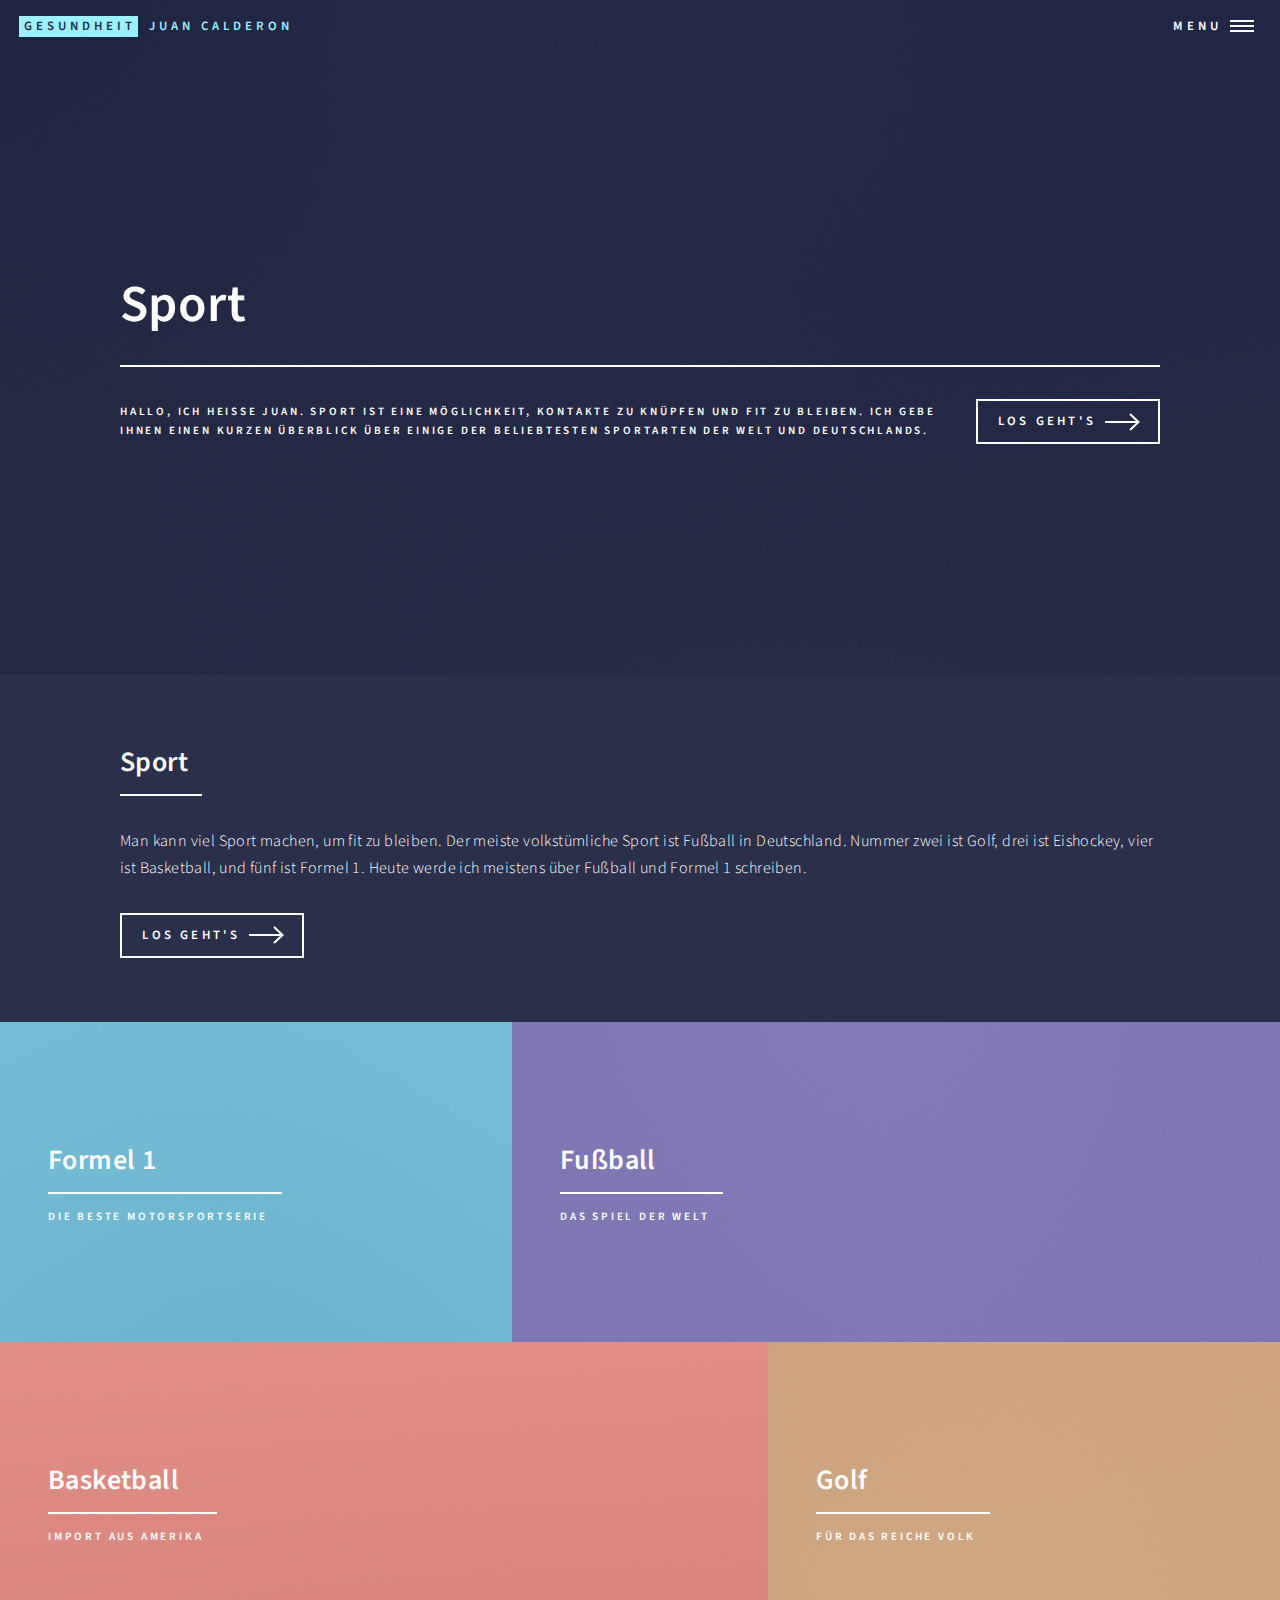
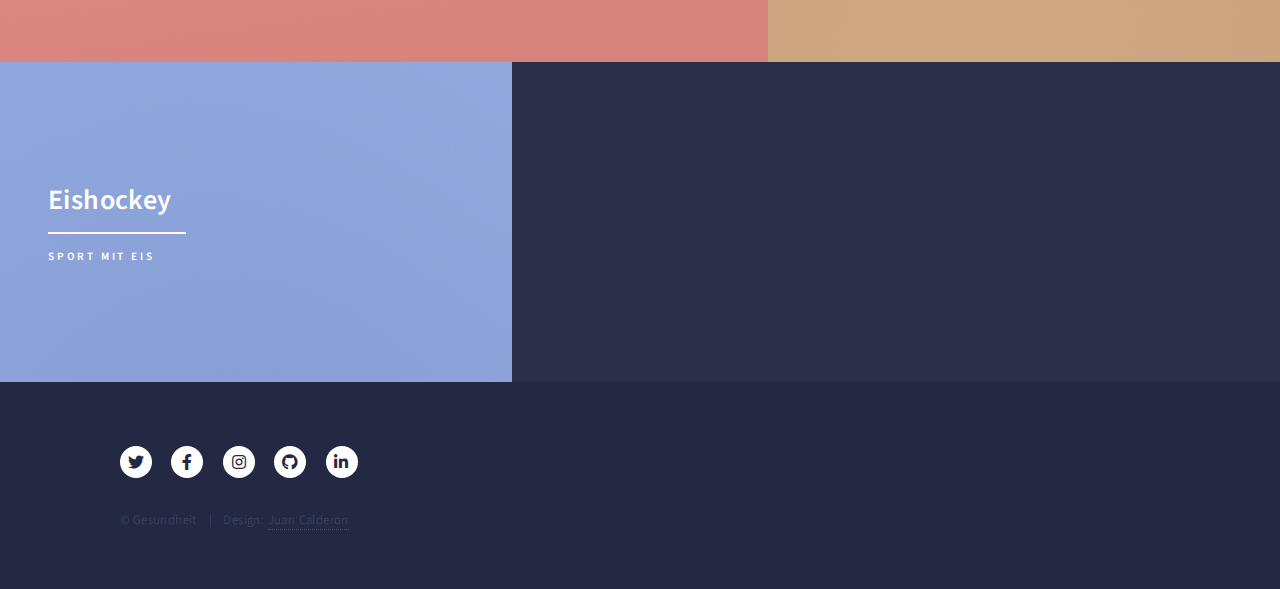
<file: Deutsch/index.html>
<!DOCTYPE HTML>
<!--
	Forty by HTML5 UP
	html5up.net | @ajlkn
	Free for personal and commercial use under the CCA 3.0 license (html5up.net/license)
-->
<html>
	<head>
		<title>Gesundheit - Juan</title>
		<meta charset="utf-8" />
		<meta name="viewport" content="width=device-width, initial-scale=1, user-scalable=no" />
		<link rel="stylesheet" href="assets/css/main.css" />
		<noscript><link rel="stylesheet" href="assets/css/noscript.css" /></noscript>
	</head>
	<body class="is-preload">

		<!-- Wrapper -->
			<div id="wrapper">

				<!-- Header -->
					<header id="header" class="alt">
						<a href="index.html" class="logo"><strong>Gesundheit</strong> <span>Juan Calderon</span></a>
						<nav>
							<a href="#menu">Menu</a>
						</nav>
					</header>

				<!-- Menu -->
					<nav id="menu">
						<ul class="links">
							<li><a href="index.html">Home</a></li>
							<li><a href="Formel1.html">Formel 1</a></li>
							<li><a href="Fußball.html">Fußball</a></li>
							<li><a href="Basketball.html">Basketball</a></li>
							<li><a href="golf.html">Golf</a></li>
							<li><a href="Eishockey.html">Eishockey</a></li>
							<li><a href="SportInDeutschland.html">Sport in Deutsch</a></li>
						</ul>
						
					</nav>

				<!-- Banner -->
					<section id="banner" class="major">
						<div class="inner">
							<header class="major">
								<h1>Sport</h1>
							</header>
							<div class="content">
								<p>Hallo, ich heiße Juan. Sport ist eine Möglichkeit, Kontakte zu knüpfen und fit zu bleiben. Ich gebe Ihnen einen kurzen Überblick über einige der beliebtesten Sportarten der Welt und Deutschlands. <br></p>
								<br>
								<ul class="actions">
									<li><a href="#one" class="button next scrolly">Los Geht's</a></li>
								</ul>
							</div>
						</div>
					</section>

				<!-- Main -->
					<div id="main">

						<section id="two">
							<div class="inner">
								<header class="major">
									<h2>Sport</h2>
								</header>
								<p>Man kann viel Sport machen, um fit zu bleiben. Der meiste volkstümliche Sport ist Fußball in Deutschland. Nummer zwei ist Golf, drei ist Eishockey, vier ist Basketball, und fünf ist Formel 1. Heute werde ich meistens über Fußball und Formel 1 schreiben. 
								</p>
								<ul class="actions">
									<li><a href="#one" class="button next scrolly">Los Geht's</a></li>
								</ul>
							</div>
						</section>

						<!-- One -->
							<section id="one" class="tiles">
								<article>
									<span class="image">
										<img src="images/pic01.jpg" alt="" />
									</span>
									<header class="major">
										<h3><a href="Formel1.html" class="link">Formel 1</a></h3>
										<p>Die beste Motorsportserie</p>
									</header>
								</article>
								<article>
									<span class="image">
										<img src="images/pic02.jpg" alt="" />
									</span>
									<header class="major">
										<h3><a href="Fußball.html" class="link">Fußball</a></h3>
										<p>Das Spiel der Welt</p>
									</header>
								</article>
								<article>
									<span class="image">
										<img src="images/pic03.jpg" alt="" />
									</span>
									<header class="major">
										<h3><a href="Basketball.html" class="link">Basketball</a></h3>
										<p>Import aus Amerika</p>
									</header>
								</article>
								<article>
									<span class="image">
										<img src="images/pic06.jpg" alt="" />
									</span>
									<header class="major">
										<h3><a href="golf.html" class="link">Golf</a></h3>
										<p>für das reiche Volk</p>
									</header>
								</article>
								<article>
									<span class="image">
										<img src="images/pic01.jpg" alt="" />
									</span>
									<header class="major">
										<h3><a href="Eishockey.html" class="link">Eishockey</a></h3>
										<p>sport mit Eis</p>
									</header>
								</article>
							</section>

						<!-- Two -->

					</div>

				<!-- Contact
					<section id="contact">
						<div class="inner">
							<section>
								<form method="post" action="#">
									<div class="fields">
										<div class="field half">
											<label for="name">Name</label>
											<input type="text" name="name" id="name" />
										</div>
										<div class="field half">
											<label for="email">Email</label>
											<input type="text" name="email" id="email" />
										</div>
										<div class="field">
											<label for="message">Message</label>
											<textarea name="message" id="message" rows="6"></textarea>
										</div>
									</div>
									<ul class="actions">
										<li><input type="submit" value="Send Message" class="primary" /></li>
										<li><input type="reset" value="Clear" /></li>
									</ul>
								</form>
							</section>
							<section class="split">
								<section>
									<div class="contact-method">
										<span class="icon solid alt fa-envelope"></span>
										<h3>Email</h3>
										<a href="#">information@untitled.tld</a>
									</div>
								</section>
								<section>
									<div class="contact-method">
										<span class="icon solid alt fa-phone"></span>
										<h3>Phone</h3>
										<span>(000) 000-0000 x12387</span>
									</div>
								</section>
								<section>
									<div class="contact-method">
										<span class="icon solid alt fa-home"></span>
										<h3>Address</h3>
										<span>1234 Somewhere Road #5432<br />
										Nashville, TN 00000<br />
										United States of America</span>
									</div>
								</section>
							</section>
						</div>
					</section>-->

				<!-- Footer -->
					<footer id="footer">
						<div class="inner">
							<ul class="icons">
								<li><a href="#" class="icon brands alt fa-twitter"><span class="label">Twitter</span></a></li>
								<li><a href="#" class="icon brands alt fa-facebook-f"><span class="label">Facebook</span></a></li>
								<li><a href="#" class="icon brands alt fa-instagram"><span class="label">Instagram</span></a></li>
								<li><a href="#" class="icon brands alt fa-github"><span class="label">GitHub</span></a></li>
								<li><a href="#" class="icon brands alt fa-linkedin-in"><span class="label">LinkedIn</span></a></li>
							</ul>
							<ul class="copyright">
								<li>&copy; Gesundheit</li><li>Design: <a href="https://html5up.net">Juan Calderon</a></li>
							</ul>
						</div>
					</footer>

			</div>

		<!-- Scripts -->
			<script src="assets/js/jquery.min.js"></script>
			<script src="assets/js/jquery.scrolly.min.js"></script>
			<script src="assets/js/jquery.scrollex.min.js"></script>
			<script src="assets/js/browser.min.js"></script>
			<script src="assets/js/breakpoints.min.js"></script>
			<script src="assets/js/util.js"></script>
			<script src="assets/js/main.js"></script>

	</body>
</html>
</file>
<file: Deutsch/assets/css/noscript.css>
/*
	Forty by HTML5 UP
	html5up.net | @ajlkn
	Free for personal and commercial use under the CCA 3.0 license (html5up.net/license)
*/

/* Banner */

	body.is-preload #banner:after {
		opacity: 0.85;
	}

	body.is-preload #banner > .inner {
		-moz-filter: none;
		-webkit-filter: none;
		-ms-filter: none;
		filter: none;
		-moz-transform: none;
		-webkit-transform: none;
		-ms-transform: none;
		transform: none;
		opacity: 1;
	}
</file>
<file: Deutsch/assets/css/main.css>
@import url(fontawesome-all.min.css);
@import url("https://fonts.googleapis.com/css?family=Source+Sans+Pro:300,300italic,600,600italic");

/*
	Forty by HTML5 UP
	html5up.net | @ajlkn
	Free for personal and commercial use under the CCA 3.0 license (html5up.net/license)
*/

html, body, div, span, applet, object,
iframe, h1, h2, h3, h4, h5, h6, p, blockquote,
pre, a, abbr, acronym, address, big, cite,
code, del, dfn, em, img, ins, kbd, q, s, samp,
small, strike, strong, sub, sup, tt, var, b,
u, i, center, dl, dt, dd, ol, ul, li, fieldset,
form, label, legend, table, caption, tbody,
tfoot, thead, tr, th, td, article, aside,
canvas, details, embed, figure, figcaption,
footer, header, hgroup, menu, nav, output, ruby,
section, summary, time, mark, audio, video {
	margin: 0;
	padding: 0;
	border: 0;
	font-size: 100%;
	font: inherit;
	vertical-align: baseline;}

article, aside, details, figcaption, figure,
footer, header, hgroup, menu, nav, section {
	display: block;}

body {
	line-height: 1;
}

ol, ul {
	list-style: none;
}

blockquote, q {
	quotes: none;
}

	blockquote:before, blockquote:after, q:before, q:after {
		content: '';
		content: none;
	}

table {
	border-collapse: collapse;
	border-spacing: 0;
}

body {
	-webkit-text-size-adjust: none;
}

mark {
	background-color: transparent;
	color: inherit;
}

input::-moz-focus-inner {
	border: 0;
	padding: 0;
}

input, select, textarea {
	-moz-appearance: none;
	-webkit-appearance: none;
	-ms-appearance: none;
	appearance: none;
}

/* Basic */

	@-ms-viewport {
		width: device-width;
	}

	body {
		-ms-overflow-style: scrollbar;
	}

	@media screen and (max-width: 480px) {

		html, body {
			min-width: 320px;
		}

	}

	html {
		box-sizing: border-box;
	}

	*, *:before, *:after {
		box-sizing: inherit;
	}

	body {
		background: #242943;
	}

		body.is-preload *, body.is-preload *:before, body.is-preload *:after {
			-moz-animation: none !important;
			-webkit-animation: none !important;
			-ms-animation: none !important;
			animation: none !important;
			-moz-transition: none !important;
			-webkit-transition: none !important;
			-ms-transition: none !important;
			transition: none !important;
		}

/* Type */

	body, input, select, textarea {
		color: #ffffff;
		font-family: "Source Sans Pro", Helvetica, sans-serif;
		font-size: 17pt;
		font-weight: 300;
		letter-spacing: 0.025em;
		line-height: 1.65;
	}

		@media screen and (max-width: 1680px) {

			body, input, select, textarea {
				font-size: 14pt;
			}

		}

		@media screen and (max-width: 1280px) {

			body, input, select, textarea {
				font-size: 12pt;
			}

		}

		@media screen and (max-width: 360px) {

			body, input, select, textarea {
				font-size: 11pt;
			}

		}

	a {
		-moz-transition: color 0.2s ease-in-out, border-bottom-color 0.2s ease-in-out;
		-webkit-transition: color 0.2s ease-in-out, border-bottom-color 0.2s ease-in-out;
		-ms-transition: color 0.2s ease-in-out, border-bottom-color 0.2s ease-in-out;
		transition: color 0.2s ease-in-out, border-bottom-color 0.2s ease-in-out;
		border-bottom: dotted 1px;
		color: inherit;
		text-decoration: none;
	}

		a:hover {
			border-bottom-color: transparent;
			color: #9bf1ff !important;
		}

		a:active {
			color: #53e3fb !important;
		}

	strong, b {
		color: #ffffff;
		font-weight: 600;
	}

	em, i {
		font-style: italic;
	}

	p {
		margin: 0 0 2em 0;
	}

	h1, h2, h3, h4, h5, h6 {
		color: #ffffff;
		font-weight: 600;
		line-height: 1.65;
		margin: 0 0 1em 0;
	}

		h1 a, h2 a, h3 a, h4 a, h5 a, h6 a {
			color: inherit;
			border-bottom: 0;
		}

	h1 {
		font-size: 2.5em;
	}

	h2 {
		font-size: 1.75em;
	}

	h3 {
		font-size: 1.35em;
	}

	h4 {
		font-size: 1.1em;
	}

	h5 {
		font-size: 0.9em;
	}

	h6 {
		font-size: 0.7em;
	}

	@media screen and (max-width: 736px) {

		h1 {
			font-size: 2em;
		}

		h2 {
			font-size: 1.5em;
		}

		h3 {
			font-size: 1.25em;
		}

	}

	sub {
		font-size: 0.8em;
		position: relative;
		top: 0.5em;
	}

	sup {
		font-size: 0.8em;
		position: relative;
		top: -0.5em;
	}

	blockquote {
		border-left: solid 4px rgba(212, 212, 255, 0.1);
		font-style: italic;
		margin: 0 0 2em 0;
		padding: 0.5em 0 0.5em 2em;
	}

	code {
		background: rgba(212, 212, 255, 0.035);
		font-family: "Courier New", monospace;
		font-size: 0.9em;
		margin: 0 0.25em;
		padding: 0.25em 0.65em;
	}

	pre {
		-webkit-overflow-scrolling: touch;
		font-family: "Courier New", monospace;
		font-size: 0.9em;
		margin: 0 0 2em 0;
	}

		pre code {
			display: block;
			line-height: 1.75;
			padding: 1em 1.5em;
			overflow-x: auto;
		}

	hr {
		border: 0;
		border-bottom: solid 1px rgba(212, 212, 255, 0.1);
		margin: 2em 0;
	}

		hr.major {
			margin: 3em 0;
		}

	.align-left {
		text-align: left;
	}

	.align-center {
		text-align: center;
	}

	.align-right {
		text-align: right;
	}

/* Row */

	.row {
		display: flex;
		flex-wrap: wrap;
		box-sizing: border-box;
		align-items: stretch;
	}

		.row > * {
			box-sizing: border-box;
		}

		.row.gtr-uniform > * > :last-child {
			margin-bottom: 0;
		}

		.row.aln-left {
			justify-content: flex-start;
		}

		.row.aln-center {
			justify-content: center;
		}

		.row.aln-right {
			justify-content: flex-end;
		}

		.row.aln-top {
			align-items: flex-start;
		}

		.row.aln-middle {
			align-items: center;
		}

		.row.aln-bottom {
			align-items: flex-end;
		}

		.row > .imp {
			order: -1;
		}

		.row > .col-1 {
			width: 8.33333%;
		}

		.row > .off-1 {
			margin-left: 8.33333%;
		}

		.row > .col-2 {
			width: 16.66667%;
		}

		.row > .off-2 {
			margin-left: 16.66667%;
		}

		.row > .col-3 {
			width: 25%;
		}

		.row > .off-3 {
			margin-left: 25%;
		}

		.row > .col-4 {
			width: 33.33333%;
		}

		.row > .off-4 {
			margin-left: 33.33333%;
		}

		.row > .col-5 {
			width: 41.66667%;
		}

		.row > .off-5 {
			margin-left: 41.66667%;
		}

		.row > .col-6 {
			width: 50%;
		}

		.row > .off-6 {
			margin-left: 50%;
		}

		.row > .col-7 {
			width: 58.33333%;
		}

		.row > .off-7 {
			margin-left: 58.33333%;
		}

		.row > .col-8 {
			width: 66.66667%;
		}

		.row > .off-8 {
			margin-left: 66.66667%;
		}

		.row > .col-9 {
			width: 75%;
		}

		.row > .off-9 {
			margin-left: 75%;
		}

		.row > .col-10 {
			width: 83.33333%;
		}

		.row > .off-10 {
			margin-left: 83.33333%;
		}

		.row > .col-11 {
			width: 91.66667%;
		}

		.row > .off-11 {
			margin-left: 91.66667%;
		}

		.row > .col-12 {
			width: 100%;
		}

		.row > .off-12 {
			margin-left: 100%;
		}

		.row.gtr-0 {
			margin-top: 0;
			margin-left: 0em;
		}

			.row.gtr-0 > * {
				padding: 0 0 0 0em;
			}

			.row.gtr-0.gtr-uniform {
				margin-top: 0em;
			}

				.row.gtr-0.gtr-uniform > * {
					padding-top: 0em;
				}

		.row.gtr-25 {
			margin-top: 0;
			margin-left: -0.5em;
		}

			.row.gtr-25 > * {
				padding: 0 0 0 0.5em;
			}

			.row.gtr-25.gtr-uniform {
				margin-top: -0.5em;
			}

				.row.gtr-25.gtr-uniform > * {
					padding-top: 0.5em;
				}

		.row.gtr-50 {
			margin-top: 0;
			margin-left: -1em;
		}

			.row.gtr-50 > * {
				padding: 0 0 0 1em;
			}

			.row.gtr-50.gtr-uniform {
				margin-top: -1em;
			}

				.row.gtr-50.gtr-uniform > * {
					padding-top: 1em;
				}

		.row {
			margin-top: 0;
			margin-left: -2em;
		}

			.row > * {
				padding: 0 0 0 2em;
			}

			.row.gtr-uniform {
				margin-top: -2em;
			}

				.row.gtr-uniform > * {
					padding-top: 2em;
				}

		.row.gtr-150 {
			margin-top: 0;
			margin-left: -3em;
		}

			.row.gtr-150 > * {
				padding: 0 0 0 3em;
			}

			.row.gtr-150.gtr-uniform {
				margin-top: -3em;
			}

				.row.gtr-150.gtr-uniform > * {
					padding-top: 3em;
				}

		.row.gtr-200 {
			margin-top: 0;
			margin-left: -4em;
		}

			.row.gtr-200 > * {
				padding: 0 0 0 4em;
			}

			.row.gtr-200.gtr-uniform {
				margin-top: -4em;
			}

				.row.gtr-200.gtr-uniform > * {
					padding-top: 4em;
				}

		@media screen and (max-width: 1680px) {

			.row {
				display: flex;
				flex-wrap: wrap;
				box-sizing: border-box;
				align-items: stretch;
			}

				.row > * {
					box-sizing: border-box;
				}

				.row.gtr-uniform > * > :last-child {
					margin-bottom: 0;
				}

				.row.aln-left {
					justify-content: flex-start;
				}

				.row.aln-center {
					justify-content: center;
				}

				.row.aln-right {
					justify-content: flex-end;
				}

				.row.aln-top {
					align-items: flex-start;
				}

				.row.aln-middle {
					align-items: center;
				}

				.row.aln-bottom {
					align-items: flex-end;
				}

				.row > .imp-xlarge {
					order: -1;
				}

				.row > .col-1-xlarge {
					width: 8.33333%;
				}

				.row > .off-1-xlarge {
					margin-left: 8.33333%;
				}

				.row > .col-2-xlarge {
					width: 16.66667%;
				}

				.row > .off-2-xlarge {
					margin-left: 16.66667%;
				}

				.row > .col-3-xlarge {
					width: 25%;
				}

				.row > .off-3-xlarge {
					margin-left: 25%;
				}

				.row > .col-4-xlarge {
					width: 33.33333%;
				}

				.row > .off-4-xlarge {
					margin-left: 33.33333%;
				}

				.row > .col-5-xlarge {
					width: 41.66667%;
				}

				.row > .off-5-xlarge {
					margin-left: 41.66667%;
				}

				.row > .col-6-xlarge {
					width: 50%;
				}

				.row > .off-6-xlarge {
					margin-left: 50%;
				}

				.row > .col-7-xlarge {
					width: 58.33333%;
				}

				.row > .off-7-xlarge {
					margin-left: 58.33333%;
				}

				.row > .col-8-xlarge {
					width: 66.66667%;
				}

				.row > .off-8-xlarge {
					margin-left: 66.66667%;
				}

				.row > .col-9-xlarge {
					width: 75%;
				}

				.row > .off-9-xlarge {
					margin-left: 75%;
				}

				.row > .col-10-xlarge {
					width: 83.33333%;
				}

				.row > .off-10-xlarge {
					margin-left: 83.33333%;
				}

				.row > .col-11-xlarge {
					width: 91.66667%;
				}

				.row > .off-11-xlarge {
					margin-left: 91.66667%;
				}

				.row > .col-12-xlarge {
					width: 100%;
				}

				.row > .off-12-xlarge {
					margin-left: 100%;
				}

				.row.gtr-0 {
					margin-top: 0;
					margin-left: 0em;
				}

					.row.gtr-0 > * {
						padding: 0 0 0 0em;
					}

					.row.gtr-0.gtr-uniform {
						margin-top: 0em;
					}

						.row.gtr-0.gtr-uniform > * {
							padding-top: 0em;
						}

				.row.gtr-25 {
					margin-top: 0;
					margin-left: -0.5em;
				}

					.row.gtr-25 > * {
						padding: 0 0 0 0.5em;
					}

					.row.gtr-25.gtr-uniform {
						margin-top: -0.5em;
					}

						.row.gtr-25.gtr-uniform > * {
							padding-top: 0.5em;
						}

				.row.gtr-50 {
					margin-top: 0;
					margin-left: -1em;
				}

					.row.gtr-50 > * {
						padding: 0 0 0 1em;
					}

					.row.gtr-50.gtr-uniform {
						margin-top: -1em;
					}

						.row.gtr-50.gtr-uniform > * {
							padding-top: 1em;
						}

				.row {
					margin-top: 0;
					margin-left: -2em;
				}

					.row > * {
						padding: 0 0 0 2em;
					}

					.row.gtr-uniform {
						margin-top: -2em;
					}

						.row.gtr-uniform > * {
							padding-top: 2em;
						}

				.row.gtr-150 {
					margin-top: 0;
					margin-left: -3em;
				}

					.row.gtr-150 > * {
						padding: 0 0 0 3em;
					}

					.row.gtr-150.gtr-uniform {
						margin-top: -3em;
					}

						.row.gtr-150.gtr-uniform > * {
							padding-top: 3em;
						}

				.row.gtr-200 {
					margin-top: 0;
					margin-left: -4em;
				}

					.row.gtr-200 > * {
						padding: 0 0 0 4em;
					}

					.row.gtr-200.gtr-uniform {
						margin-top: -4em;
					}

						.row.gtr-200.gtr-uniform > * {
							padding-top: 4em;
						}

		}

		@media screen and (max-width: 1280px) {

			.row {
				display: flex;
				flex-wrap: wrap;
				box-sizing: border-box;
				align-items: stretch;
			}

				.row > * {
					box-sizing: border-box;
				}

				.row.gtr-uniform > * > :last-child {
					margin-bottom: 0;
				}

				.row.aln-left {
					justify-content: flex-start;
				}

				.row.aln-center {
					justify-content: center;
				}

				.row.aln-right {
					justify-content: flex-end;
				}

				.row.aln-top {
					align-items: flex-start;
				}

				.row.aln-middle {
					align-items: center;
				}

				.row.aln-bottom {
					align-items: flex-end;
				}

				.row > .imp-large {
					order: -1;
				}

				.row > .col-1-large {
					width: 8.33333%;
				}

				.row > .off-1-large {
					margin-left: 8.33333%;
				}

				.row > .col-2-large {
					width: 16.66667%;
				}

				.row > .off-2-large {
					margin-left: 16.66667%;
				}

				.row > .col-3-large {
					width: 25%;
				}

				.row > .off-3-large {
					margin-left: 25%;
				}

				.row > .col-4-large {
					width: 33.33333%;
				}

				.row > .off-4-large {
					margin-left: 33.33333%;
				}

				.row > .col-5-large {
					width: 41.66667%;
				}

				.row > .off-5-large {
					margin-left: 41.66667%;
				}

				.row > .col-6-large {
					width: 50%;
				}

				.row > .off-6-large {
					margin-left: 50%;
				}

				.row > .col-7-large {
					width: 58.33333%;
				}

				.row > .off-7-large {
					margin-left: 58.33333%;
				}

				.row > .col-8-large {
					width: 66.66667%;
				}

				.row > .off-8-large {
					margin-left: 66.66667%;
				}

				.row > .col-9-large {
					width: 75%;
				}

				.row > .off-9-large {
					margin-left: 75%;
				}

				.row > .col-10-large {
					width: 83.33333%;
				}

				.row > .off-10-large {
					margin-left: 83.33333%;
				}

				.row > .col-11-large {
					width: 91.66667%;
				}

				.row > .off-11-large {
					margin-left: 91.66667%;
				}

				.row > .col-12-large {
					width: 100%;
				}

				.row > .off-12-large {
					margin-left: 100%;
				}

				.row.gtr-0 {
					margin-top: 0;
					margin-left: 0em;
				}

					.row.gtr-0 > * {
						padding: 0 0 0 0em;
					}

					.row.gtr-0.gtr-uniform {
						margin-top: 0em;
					}

						.row.gtr-0.gtr-uniform > * {
							padding-top: 0em;
						}

				.row.gtr-25 {
					margin-top: 0;
					margin-left: -0.375em;
				}

					.row.gtr-25 > * {
						padding: 0 0 0 0.375em;
					}

					.row.gtr-25.gtr-uniform {
						margin-top: -0.375em;
					}

						.row.gtr-25.gtr-uniform > * {
							padding-top: 0.375em;
						}

				.row.gtr-50 {
					margin-top: 0;
					margin-left: -0.75em;
				}

					.row.gtr-50 > * {
						padding: 0 0 0 0.75em;
					}

					.row.gtr-50.gtr-uniform {
						margin-top: -0.75em;
					}

						.row.gtr-50.gtr-uniform > * {
							padding-top: 0.75em;
						}

				.row {
					margin-top: 0;
					margin-left: -1.5em;
				}

					.row > * {
						padding: 0 0 0 1.5em;
					}

					.row.gtr-uniform {
						margin-top: -1.5em;
					}

						.row.gtr-uniform > * {
							padding-top: 1.5em;
						}

				.row.gtr-150 {
					margin-top: 0;
					margin-left: -2.25em;
				}

					.row.gtr-150 > * {
						padding: 0 0 0 2.25em;
					}

					.row.gtr-150.gtr-uniform {
						margin-top: -2.25em;
					}

						.row.gtr-150.gtr-uniform > * {
							padding-top: 2.25em;
						}

				.row.gtr-200 {
					margin-top: 0;
					margin-left: -3em;
				}

					.row.gtr-200 > * {
						padding: 0 0 0 3em;
					}

					.row.gtr-200.gtr-uniform {
						margin-top: -3em;
					}

						.row.gtr-200.gtr-uniform > * {
							padding-top: 3em;
						}

		}

		@media screen and (max-width: 980px) {

			.row {
				display: flex;
				flex-wrap: wrap;
				box-sizing: border-box;
				align-items: stretch;
			}

				.row > * {
					box-sizing: border-box;
				}

				.row.gtr-uniform > * > :last-child {
					margin-bottom: 0;
				}

				.row.aln-left {
					justify-content: flex-start;
				}

				.row.aln-center {
					justify-content: center;
				}

				.row.aln-right {
					justify-content: flex-end;
				}

				.row.aln-top {
					align-items: flex-start;
				}

				.row.aln-middle {
					align-items: center;
				}

				.row.aln-bottom {
					align-items: flex-end;
				}

				.row > .imp-medium {
					order: -1;
				}

				.row > .col-1-medium {
					width: 8.33333%;
				}

				.row > .off-1-medium {
					margin-left: 8.33333%;
				}

				.row > .col-2-medium {
					width: 16.66667%;
				}

				.row > .off-2-medium {
					margin-left: 16.66667%;
				}

				.row > .col-3-medium {
					width: 25%;
				}

				.row > .off-3-medium {
					margin-left: 25%;
				}

				.row > .col-4-medium {
					width: 33.33333%;
				}

				.row > .off-4-medium {
					margin-left: 33.33333%;
				}

				.row > .col-5-medium {
					width: 41.66667%;
				}

				.row > .off-5-medium {
					margin-left: 41.66667%;
				}

				.row > .col-6-medium {
					width: 50%;
				}

				.row > .off-6-medium {
					margin-left: 50%;
				}

				.row > .col-7-medium {
					width: 58.33333%;
				}

				.row > .off-7-medium {
					margin-left: 58.33333%;
				}

				.row > .col-8-medium {
					width: 66.66667%;
				}

				.row > .off-8-medium {
					margin-left: 66.66667%;
				}

				.row > .col-9-medium {
					width: 75%;
				}

				.row > .off-9-medium {
					margin-left: 75%;
				}

				.row > .col-10-medium {
					width: 83.33333%;
				}

				.row > .off-10-medium {
					margin-left: 83.33333%;
				}

				.row > .col-11-medium {
					width: 91.66667%;
				}

				.row > .off-11-medium {
					margin-left: 91.66667%;
				}

				.row > .col-12-medium {
					width: 100%;
				}

				.row > .off-12-medium {
					margin-left: 100%;
				}

				.row.gtr-0 {
					margin-top: 0;
					margin-left: 0em;
				}

					.row.gtr-0 > * {
						padding: 0 0 0 0em;
					}

					.row.gtr-0.gtr-uniform {
						margin-top: 0em;
					}

						.row.gtr-0.gtr-uniform > * {
							padding-top: 0em;
						}

				.row.gtr-25 {
					margin-top: 0;
					margin-left: -0.375em;
				}

					.row.gtr-25 > * {
						padding: 0 0 0 0.375em;
					}

					.row.gtr-25.gtr-uniform {
						margin-top: -0.375em;
					}

						.row.gtr-25.gtr-uniform > * {
							padding-top: 0.375em;
						}

				.row.gtr-50 {
					margin-top: 0;
					margin-left: -0.75em;
				}

					.row.gtr-50 > * {
						padding: 0 0 0 0.75em;
					}

					.row.gtr-50.gtr-uniform {
						margin-top: -0.75em;
					}

						.row.gtr-50.gtr-uniform > * {
							padding-top: 0.75em;
						}

				.row {
					margin-top: 0;
					margin-left: -1.5em;
				}

					.row > * {
						padding: 0 0 0 1.5em;
					}

					.row.gtr-uniform {
						margin-top: -1.5em;
					}

						.row.gtr-uniform > * {
							padding-top: 1.5em;
						}

				.row.gtr-150 {
					margin-top: 0;
					margin-left: -2.25em;
				}

					.row.gtr-150 > * {
						padding: 0 0 0 2.25em;
					}

					.row.gtr-150.gtr-uniform {
						margin-top: -2.25em;
					}

						.row.gtr-150.gtr-uniform > * {
							padding-top: 2.25em;
						}

				.row.gtr-200 {
					margin-top: 0;
					margin-left: -3em;
				}

					.row.gtr-200 > * {
						padding: 0 0 0 3em;
					}

					.row.gtr-200.gtr-uniform {
						margin-top: -3em;
					}

						.row.gtr-200.gtr-uniform > * {
							padding-top: 3em;
						}

		}

		@media screen and (max-width: 736px) {

			.row {
				display: flex;
				flex-wrap: wrap;
				box-sizing: border-box;
				align-items: stretch;
			}

				.row > * {
					box-sizing: border-box;
				}

				.row.gtr-uniform > * > :last-child {
					margin-bottom: 0;
				}

				.row.aln-left {
					justify-content: flex-start;
				}

				.row.aln-center {
					justify-content: center;
				}

				.row.aln-right {
					justify-content: flex-end;
				}

				.row.aln-top {
					align-items: flex-start;
				}

				.row.aln-middle {
					align-items: center;
				}

				.row.aln-bottom {
					align-items: flex-end;
				}

				.row > .imp-small {
					order: -1;
				}

				.row > .col-1-small {
					width: 8.33333%;
				}

				.row > .off-1-small {
					margin-left: 8.33333%;
				}

				.row > .col-2-small {
					width: 16.66667%;
				}

				.row > .off-2-small {
					margin-left: 16.66667%;
				}

				.row > .col-3-small {
					width: 25%;
				}

				.row > .off-3-small {
					margin-left: 25%;
				}

				.row > .col-4-small {
					width: 33.33333%;
				}

				.row > .off-4-small {
					margin-left: 33.33333%;
				}

				.row > .col-5-small {
					width: 41.66667%;
				}

				.row > .off-5-small {
					margin-left: 41.66667%;
				}

				.row > .col-6-small {
					width: 50%;
				}

				.row > .off-6-small {
					margin-left: 50%;
				}

				.row > .col-7-small {
					width: 58.33333%;
				}

				.row > .off-7-small {
					margin-left: 58.33333%;
				}

				.row > .col-8-small {
					width: 66.66667%;
				}

				.row > .off-8-small {
					margin-left: 66.66667%;
				}

				.row > .col-9-small {
					width: 75%;
				}

				.row > .off-9-small {
					margin-left: 75%;
				}

				.row > .col-10-small {
					width: 83.33333%;
				}

				.row > .off-10-small {
					margin-left: 83.33333%;
				}

				.row > .col-11-small {
					width: 91.66667%;
				}

				.row > .off-11-small {
					margin-left: 91.66667%;
				}

				.row > .col-12-small {
					width: 100%;
				}

				.row > .off-12-small {
					margin-left: 100%;
				}

				.row.gtr-0 {
					margin-top: 0;
					margin-left: 0em;
				}

					.row.gtr-0 > * {
						padding: 0 0 0 0em;
					}

					.row.gtr-0.gtr-uniform {
						margin-top: 0em;
					}

						.row.gtr-0.gtr-uniform > * {
							padding-top: 0em;
						}

				.row.gtr-25 {
					margin-top: 0;
					margin-left: -0.3125em;
				}

					.row.gtr-25 > * {
						padding: 0 0 0 0.3125em;
					}

					.row.gtr-25.gtr-uniform {
						margin-top: -0.3125em;
					}

						.row.gtr-25.gtr-uniform > * {
							padding-top: 0.3125em;
						}

				.row.gtr-50 {
					margin-top: 0;
					margin-left: -0.625em;
				}

					.row.gtr-50 > * {
						padding: 0 0 0 0.625em;
					}

					.row.gtr-50.gtr-uniform {
						margin-top: -0.625em;
					}

						.row.gtr-50.gtr-uniform > * {
							padding-top: 0.625em;
						}

				.row {
					margin-top: 0;
					margin-left: -1.25em;
				}

					.row > * {
						padding: 0 0 0 1.25em;
					}

					.row.gtr-uniform {
						margin-top: -1.25em;
					}

						.row.gtr-uniform > * {
							padding-top: 1.25em;
						}

				.row.gtr-150 {
					margin-top: 0;
					margin-left: -1.875em;
				}

					.row.gtr-150 > * {
						padding: 0 0 0 1.875em;
					}

					.row.gtr-150.gtr-uniform {
						margin-top: -1.875em;
					}

						.row.gtr-150.gtr-uniform > * {
							padding-top: 1.875em;
						}

				.row.gtr-200 {
					margin-top: 0;
					margin-left: -2.5em;
				}

					.row.gtr-200 > * {
						padding: 0 0 0 2.5em;
					}

					.row.gtr-200.gtr-uniform {
						margin-top: -2.5em;
					}

						.row.gtr-200.gtr-uniform > * {
							padding-top: 2.5em;
						}

		}

		@media screen and (max-width: 480px) {

			.row {
				display: flex;
				flex-wrap: wrap;
				box-sizing: border-box;
				align-items: stretch;
			}

				.row > * {
					box-sizing: border-box;
				}

				.row.gtr-uniform > * > :last-child {
					margin-bottom: 0;
				}

				.row.aln-left {
					justify-content: flex-start;
				}

				.row.aln-center {
					justify-content: center;
				}

				.row.aln-right {
					justify-content: flex-end;
				}

				.row.aln-top {
					align-items: flex-start;
				}

				.row.aln-middle {
					align-items: center;
				}

				.row.aln-bottom {
					align-items: flex-end;
				}

				.row > .imp-xsmall {
					order: -1;
				}

				.row > .col-1-xsmall {
					width: 8.33333%;
				}

				.row > .off-1-xsmall {
					margin-left: 8.33333%;
				}

				.row > .col-2-xsmall {
					width: 16.66667%;
				}

				.row > .off-2-xsmall {
					margin-left: 16.66667%;
				}

				.row > .col-3-xsmall {
					width: 25%;
				}

				.row > .off-3-xsmall {
					margin-left: 25%;
				}

				.row > .col-4-xsmall {
					width: 33.33333%;
				}

				.row > .off-4-xsmall {
					margin-left: 33.33333%;
				}

				.row > .col-5-xsmall {
					width: 41.66667%;
				}

				.row > .off-5-xsmall {
					margin-left: 41.66667%;
				}

				.row > .col-6-xsmall {
					width: 50%;
				}

				.row > .off-6-xsmall {
					margin-left: 50%;
				}

				.row > .col-7-xsmall {
					width: 58.33333%;
				}

				.row > .off-7-xsmall {
					margin-left: 58.33333%;
				}

				.row > .col-8-xsmall {
					width: 66.66667%;
				}

				.row > .off-8-xsmall {
					margin-left: 66.66667%;
				}

				.row > .col-9-xsmall {
					width: 75%;
				}

				.row > .off-9-xsmall {
					margin-left: 75%;
				}

				.row > .col-10-xsmall {
					width: 83.33333%;
				}

				.row > .off-10-xsmall {
					margin-left: 83.33333%;
				}

				.row > .col-11-xsmall {
					width: 91.66667%;
				}

				.row > .off-11-xsmall {
					margin-left: 91.66667%;
				}

				.row > .col-12-xsmall {
					width: 100%;
				}

				.row > .off-12-xsmall {
					margin-left: 100%;
				}

				.row.gtr-0 {
					margin-top: 0;
					margin-left: 0em;
				}

					.row.gtr-0 > * {
						padding: 0 0 0 0em;
					}

					.row.gtr-0.gtr-uniform {
						margin-top: 0em;
					}

						.row.gtr-0.gtr-uniform > * {
							padding-top: 0em;
						}

				.row.gtr-25 {
					margin-top: 0;
					margin-left: -0.3125em;
				}

					.row.gtr-25 > * {
						padding: 0 0 0 0.3125em;
					}

					.row.gtr-25.gtr-uniform {
						margin-top: -0.3125em;
					}

						.row.gtr-25.gtr-uniform > * {
							padding-top: 0.3125em;
						}

				.row.gtr-50 {
					margin-top: 0;
					margin-left: -0.625em;
				}

					.row.gtr-50 > * {
						padding: 0 0 0 0.625em;
					}

					.row.gtr-50.gtr-uniform {
						margin-top: -0.625em;
					}

						.row.gtr-50.gtr-uniform > * {
							padding-top: 0.625em;
						}

				.row {
					margin-top: 0;
					margin-left: -1.25em;
				}

					.row > * {
						padding: 0 0 0 1.25em;
					}

					.row.gtr-uniform {
						margin-top: -1.25em;
					}

						.row.gtr-uniform > * {
							padding-top: 1.25em;
						}

				.row.gtr-150 {
					margin-top: 0;
					margin-left: -1.875em;
				}

					.row.gtr-150 > * {
						padding: 0 0 0 1.875em;
					}

					.row.gtr-150.gtr-uniform {
						margin-top: -1.875em;
					}

						.row.gtr-150.gtr-uniform > * {
							padding-top: 1.875em;
						}

				.row.gtr-200 {
					margin-top: 0;
					margin-left: -2.5em;
				}

					.row.gtr-200 > * {
						padding: 0 0 0 2.5em;
					}

					.row.gtr-200.gtr-uniform {
						margin-top: -2.5em;
					}

						.row.gtr-200.gtr-uniform > * {
							padding-top: 2.5em;
						}

		}

/* Section/Article */

	section.special, article.special {
		text-align: center;
	}

	header.major {
		width: -moz-max-content;
		width: -webkit-max-content;
		width: -ms-max-content;
		width: max-content;
		margin-bottom: 2em;
	}

		header.major > :first-child {
			margin-bottom: 0;
			width: calc(100% + 0.5em);
		}

			header.major > :first-child:after {
				content: '';
				background-color: #ffffff;
				display: block;
				height: 2px;
				margin: 0.325em 0 0.5em 0;
				width: 100%;
			}

		header.major > p {
			font-size: 0.7em;
			font-weight: 600;
			letter-spacing: 0.25em;
			margin-bottom: 0;
			text-transform: uppercase;
		}

		body.is-ie header.major > :first-child:after {
			max-width: 9em;
		}

		body.is-ie header.major > h1:after {
			max-width: 100% !important;
		}

	@media screen and (max-width: 736px) {

		header.major > p br {
			display: none;
		}

	}

/* Form */

	form {
		margin: 0 0 2em 0;
	}

		form > :last-child {
			margin-bottom: 0;
		}

		form > .fields {
			display: -moz-flex;
			display: -webkit-flex;
			display: -ms-flex;
			display: flex;
			-moz-flex-wrap: wrap;
			-webkit-flex-wrap: wrap;
			-ms-flex-wrap: wrap;
			flex-wrap: wrap;
			width: calc(100% + 3em);
			margin: -1.5em 0 2em -1.5em;
		}

			form > .fields > .field {
				-moz-flex-grow: 0;
				-webkit-flex-grow: 0;
				-ms-flex-grow: 0;
				flex-grow: 0;
				-moz-flex-shrink: 0;
				-webkit-flex-shrink: 0;
				-ms-flex-shrink: 0;
				flex-shrink: 0;
				padding: 1.5em 0 0 1.5em;
				width: calc(100% - 1.5em);
			}

				form > .fields > .field.half {
					width: calc(50% - 0.75em);
				}

				form > .fields > .field.third {
					width: calc(100%/3 - 0.5em);
				}

				form > .fields > .field.quarter {
					width: calc(25% - 0.375em);
				}

		@media screen and (max-width: 480px) {

			form > .fields {
				width: calc(100% + 3em);
				margin: -1.5em 0 2em -1.5em;
			}

				form > .fields > .field {
					padding: 1.5em 0 0 1.5em;
					width: calc(100% - 1.5em);
				}

					form > .fields > .field.half {
						width: calc(100% - 1.5em);
					}

					form > .fields > .field.third {
						width: calc(100% - 1.5em);
					}

					form > .fields > .field.quarter {
						width: calc(100% - 1.5em);
					}

		}

	label {
		color: #ffffff;
		display: block;
		font-size: 0.8em;
		font-weight: 600;
		letter-spacing: 0.25em;
		margin: 0 0 1em 0;
		text-transform: uppercase;
	}

	input[type="text"],
	input[type="password"],
	input[type="email"],
	input[type="tel"],
	input[type="search"],
	input[type="url"],
	select,
	textarea {
		-moz-appearance: none;
		-webkit-appearance: none;
		-ms-appearance: none;
		appearance: none;
		background: rgba(212, 212, 255, 0.035);
		border: none;
		border-radius: 0;
		color: inherit;
		display: block;
		outline: 0;
		padding: 0 1em;
		text-decoration: none;
		width: 100%;
	}

		input[type="text"]:invalid,
		input[type="password"]:invalid,
		input[type="email"]:invalid,
		input[type="tel"]:invalid,
		input[type="search"]:invalid,
		input[type="url"]:invalid,
		select:invalid,
		textarea:invalid {
			box-shadow: none;
		}

		input[type="text"]:focus,
		input[type="password"]:focus,
		input[type="email"]:focus,
		input[type="tel"]:focus,
		input[type="search"]:focus,
		input[type="url"]:focus,
		select:focus,
		textarea:focus {
			border-color: #9bf1ff;
			box-shadow: 0 0 0 2px #9bf1ff;
		}

	select {
		background-image: url("data:image/svg+xml;charset=utf8,%3Csvg xmlns='http://www.w3.org/2000/svg' width='40' height='40' preserveAspectRatio='none' viewBox='0 0 40 40'%3E%3Cpath d='M9.4,12.3l10.4,10.4l10.4-10.4c0.2-0.2,0.5-0.4,0.9-0.4c0.3,0,0.6,0.1,0.9,0.4l3.3,3.3c0.2,0.2,0.4,0.5,0.4,0.9 c0,0.4-0.1,0.6-0.4,0.9L20.7,31.9c-0.2,0.2-0.5,0.4-0.9,0.4c-0.3,0-0.6-0.1-0.9-0.4L4.3,17.3c-0.2-0.2-0.4-0.5-0.4-0.9 c0-0.4,0.1-0.6,0.4-0.9l3.3-3.3c0.2-0.2,0.5-0.4,0.9-0.4S9.1,12.1,9.4,12.3z' fill='rgba(212, 212, 255, 0.1)' /%3E%3C/svg%3E");
		background-size: 1.25rem;
		background-repeat: no-repeat;
		background-position: calc(100% - 1rem) center;
		height: 2.75em;
		padding-right: 2.75em;
		text-overflow: ellipsis;
	}

		select option {
			color: #ffffff;
			background: #242943;
		}

		select:focus::-ms-value {
			background-color: transparent;
		}

		select::-ms-expand {
			display: none;
		}

	input[type="text"],
	input[type="password"],
	input[type="email"],
	input[type="tel"],
	input[type="search"],
	input[type="url"],
	select {
		height: 2.75em;
	}

	textarea {
		padding: 0.75em 1em;
	}

	input[type="checkbox"],
	input[type="radio"] {
		-moz-appearance: none;
		-webkit-appearance: none;
		-ms-appearance: none;
		appearance: none;
		display: block;
		float: left;
		margin-right: -2em;
		opacity: 0;
		width: 1em;
		z-index: -1;
	}

		input[type="checkbox"] + label,
		input[type="radio"] + label {
			text-decoration: none;
			color: #ffffff;
			cursor: pointer;
			display: inline-block;
			font-weight: 300;
			padding-left: 2.65em;
			padding-right: 0.75em;
			position: relative;
		}

			input[type="checkbox"] + label:before,
			input[type="radio"] + label:before {
				-moz-osx-font-smoothing: grayscale;
				-webkit-font-smoothing: antialiased;
				display: inline-block;
				font-style: normal;
				font-variant: normal;
				text-rendering: auto;
				line-height: 1;
				text-transform: none !important;
				font-family: 'Font Awesome 5 Free';
				font-weight: 900;
			}

			input[type="checkbox"] + label:before,
			input[type="radio"] + label:before {
				background: rgba(212, 212, 255, 0.035);
				content: '';
				display: inline-block;
				font-size: 0.8em;
				height: 2.0625em;
				left: 0;
				letter-spacing: 0;
				line-height: 2.0625em;
				position: absolute;
				text-align: center;
				top: 0;
				width: 2.0625em;
			}

		input[type="checkbox"]:checked + label:before,
		input[type="radio"]:checked + label:before {
			background: #ffffff;
			border-color: #9bf1ff;
			content: '\f00c';
			color: #242943;
		}

		input[type="checkbox"]:focus + label:before,
		input[type="radio"]:focus + label:before {
			box-shadow: 0 0 0 2px #9bf1ff;
		}

	input[type="radio"] + label:before {
		border-radius: 100%;
	}

	::-webkit-input-placeholder {
		color: rgba(244, 244, 255, 0.2) !important;
		opacity: 1.0;
	}

	:-moz-placeholder {
		color: rgba(244, 244, 255, 0.2) !important;
		opacity: 1.0;
	}

	::-moz-placeholder {
		color: rgba(244, 244, 255, 0.2) !important;
		opacity: 1.0;
	}

	:-ms-input-placeholder {
		color: rgba(244, 244, 255, 0.2) !important;
		opacity: 1.0;
	}

/* Box */

	.box {
		border: solid 1px rgba(212, 212, 255, 0.1);
		margin-bottom: 2em;
		padding: 1.5em;
	}

		.box > :last-child,
		.box > :last-child > :last-child,
		.box > :last-child > :last-child > :last-child {
			margin-bottom: 0;
		}

		.box.alt {
			border: 0;
			border-radius: 0;
			padding: 0;
		}

/* Icon */

	.icon {
		text-decoration: none;
		border-bottom: none;
		position: relative;
	}

		.icon:before {
			-moz-osx-font-smoothing: grayscale;
			-webkit-font-smoothing: antialiased;
			display: inline-block;
			font-style: normal;
			font-variant: normal;
			text-rendering: auto;
			line-height: 1;
			text-transform: none !important;
			font-family: 'Font Awesome 5 Free';
			font-weight: 400;
		}

		.icon > .label {
			display: none;
		}

		.icon:before {
			line-height: inherit;
		}

		.icon.solid:before {
			font-weight: 900;
		}

		.icon.brands:before {
			font-family: 'Font Awesome 5 Brands';
		}

		.icon.alt:before {
			background-color: #ffffff;
			border-radius: 100%;
			color: #242943;
			display: inline-block;
			height: 2em;
			line-height: 2em;
			text-align: center;
			width: 2em;
		}

	a.icon.alt:before {
		-moz-transition: background-color 0.2s ease-in-out;
		-webkit-transition: background-color 0.2s ease-in-out;
		-ms-transition: background-color 0.2s ease-in-out;
		transition: background-color 0.2s ease-in-out;
	}

	a.icon.alt:hover:before {
		background-color: #6fc3df;
	}

	a.icon.alt:active:before {
		background-color: #37a6cb;
	}

/* Image */

	.image {
		border: 0;
		display: inline-block;
		position: relative;
	}

		.image img {
			display: block;
		}

		.image.left, .image.right {
			max-width: 30%;
		}

			.image.left img, .image.right img {
				width: 100%;
			}

		.image.left {
			float: left;
			margin: 0 1.5em 1.25em 0;
			top: 0.25em;
		}

		.image.right {
			float: right;
			margin: 0 0 1.25em 1.5em;
			top: 0.25em;
		}

		.image.fit {
			display: block;
			margin: 0 0 2em 0;
			width: 100%;
		}

			.image.fit img {
				width: 100%;
			}

		.image.main {
			display: block;
			margin: 2.5em 0;
			width: 100%;
		}

			.image.main img {
				width: 100%;
			}

			@media screen and (max-width: 736px) {

				.image.main {
					margin: 1.5em 0;
				}

			}

/* List */

	ol {
		list-style: decimal;
		margin: 0 0 2em 0;
		padding-left: 1.25em;
	}

		ol li {
			padding-left: 0.25em;
		}

	ul {
		list-style: disc;
		margin: 0 0 2em 0;
		padding-left: 1em;
	}

		ul li {
			padding-left: 0.5em;
		}

		ul.alt {
			list-style: none;
			padding-left: 0;
		}

			ul.alt li {
				border-top: solid 1px rgba(212, 212, 255, 0.1);
				padding: 0.5em 0;
			}

				ul.alt li:first-child {
					border-top: 0;
					padding-top: 0;
				}

	dl {
		margin: 0 0 2em 0;
	}

		dl dt {
			display: block;
			font-weight: 600;
			margin: 0 0 1em 0;
		}

		dl dd {
			margin-left: 2em;
		}

/* Actions */

	ul.actions {
		display: -moz-flex;
		display: -webkit-flex;
		display: -ms-flex;
		display: flex;
		cursor: default;
		list-style: none;
		margin-left: -1em;
		padding-left: 0;
	}

		ul.actions li {
			padding: 0 0 0 1em;
			vertical-align: middle;
		}

		ul.actions.special {
			-moz-justify-content: center;
			-webkit-justify-content: center;
			-ms-justify-content: center;
			justify-content: center;
			width: 100%;
			margin-left: 0;
		}

			ul.actions.special li:first-child {
				padding-left: 0;
			}

		ul.actions.stacked {
			-moz-flex-direction: column;
			-webkit-flex-direction: column;
			-ms-flex-direction: column;
			flex-direction: column;
			margin-left: 0;
		}

			ul.actions.stacked li {
				padding: 1.3em 0 0 0;
			}

				ul.actions.stacked li:first-child {
					padding-top: 0;
				}

		ul.actions.fit {
			width: calc(100% + 1em);
		}

			ul.actions.fit li {
				-moz-flex-grow: 1;
				-webkit-flex-grow: 1;
				-ms-flex-grow: 1;
				flex-grow: 1;
				-moz-flex-shrink: 1;
				-webkit-flex-shrink: 1;
				-ms-flex-shrink: 1;
				flex-shrink: 1;
				width: 100%;
			}

				ul.actions.fit li > * {
					width: 100%;
				}

			ul.actions.fit.stacked {
				width: 100%;
			}

/* Icons */

	ul.icons {
		cursor: default;
		list-style: none;
		padding-left: 0;
	}

		ul.icons li {
			display: inline-block;
			padding: 0 1em 0 0;
		}

			ul.icons li:last-child {
				padding-right: 0;
			}

		@media screen and (max-width: 736px) {

			ul.icons li {
				padding: 0 0.75em 0 0;
			}

		}

/* Pagination */

	ul.pagination {
		cursor: default;
		list-style: none;
		padding-left: 0;
	}

		ul.pagination li {
			display: inline-block;
			padding-left: 0;
			vertical-align: middle;
		}

			ul.pagination li > .page {
				-moz-transition: background-color 0.2s ease-in-out, color 0.2s ease-in-out;
				-webkit-transition: background-color 0.2s ease-in-out, color 0.2s ease-in-out;
				-ms-transition: background-color 0.2s ease-in-out, color 0.2s ease-in-out;
				transition: background-color 0.2s ease-in-out, color 0.2s ease-in-out;
				border-bottom: 0;
				display: inline-block;
				font-size: 0.8em;
				font-weight: 600;
				height: 1.5em;
				line-height: 1.5em;
				margin: 0 0.125em;
				min-width: 1.5em;
				padding: 0 0.5em;
				text-align: center;
			}

				ul.pagination li > .page.active {
					background-color: #ffffff;
					color: #242943;
				}

					ul.pagination li > .page.active:hover {
						background-color: #9bf1ff;
						color: #242943 !important;
					}

					ul.pagination li > .page.active:active {
						background-color: #53e3fb;
					}

			ul.pagination li:first-child {
				padding-right: 0.75em;
			}

			ul.pagination li:last-child {
				padding-left: 0.75em;
			}

		@media screen and (max-width: 480px) {

			ul.pagination li:nth-child(n+2):nth-last-child(n+2) {
				display: none;
			}

			ul.pagination li:first-child {
				padding-right: 0;
			}

		}

/* Table */

	.table-wrapper {
		-webkit-overflow-scrolling: touch;
		overflow-x: auto;
	}

	table {
		margin: 0 0 2em 0;
		width: 100%;
	}

		table tbody tr {
			border: solid 1px rgba(212, 212, 255, 0.1);
			border-left: 0;
			border-right: 0;
		}

			table tbody tr:nth-child(2n + 1) {
				background-color: rgba(212, 212, 255, 0.035);
			}

		table td {
			padding: 0.75em 0.75em;
		}

		table th {
			color: #ffffff;
			font-size: 0.9em;
			font-weight: 600;
			padding: 0 0.75em 0.75em 0.75em;
			text-align: left;
		}

		table thead {
			border-bottom: solid 2px rgba(212, 212, 255, 0.1);
		}

		table tfoot {
			border-top: solid 2px rgba(212, 212, 255, 0.1);
		}

		table.alt {
			border-collapse: separate;
		}

			table.alt tbody tr td {
				border: solid 1px rgba(212, 212, 255, 0.1);
				border-left-width: 0;
				border-top-width: 0;
			}

				table.alt tbody tr td:first-child {
					border-left-width: 1px;
				}

			table.alt tbody tr:first-child td {
				border-top-width: 1px;
			}

			table.alt thead {
				border-bottom: 0;
			}

			table.alt tfoot {
				border-top: 0;
			}

/* Button */

	input[type="submit"],
	input[type="reset"],
	input[type="button"],
	button,
	.button {
		-moz-appearance: none;
		-webkit-appearance: none;
		-ms-appearance: none;
		appearance: none;
		-moz-transition: background-color 0.2s ease-in-out, box-shadow 0.2s ease-in-out, color 0.2s ease-in-out;
		-webkit-transition: background-color 0.2s ease-in-out, box-shadow 0.2s ease-in-out, color 0.2s ease-in-out;
		-ms-transition: background-color 0.2s ease-in-out, box-shadow 0.2s ease-in-out, color 0.2s ease-in-out;
		transition: background-color 0.2s ease-in-out, box-shadow 0.2s ease-in-out, color 0.2s ease-in-out;
		background-color: transparent;
		border: 0;
		border-radius: 0;
		box-shadow: inset 0 0 0 2px #ffffff;
		color: #ffffff;
		cursor: pointer;
		display: inline-block;
		font-size: 0.8em;
		font-weight: 600;
		height: 3.5em;
		letter-spacing: 0.25em;
		line-height: 3.5em;
		padding: 0 1.75em;
		text-align: center;
		text-decoration: none;
		text-transform: uppercase;
		white-space: nowrap;
	}

		input[type="submit"]:hover, input[type="submit"]:active,
		input[type="reset"]:hover,
		input[type="reset"]:active,
		input[type="button"]:hover,
		input[type="button"]:active,
		button:hover,
		button:active,
		.button:hover,
		.button:active {
			box-shadow: inset 0 0 0 2px #9bf1ff;
			color: #9bf1ff;
		}

		input[type="submit"]:active,
		input[type="reset"]:active,
		input[type="button"]:active,
		button:active,
		.button:active {
			background-color: rgba(155, 241, 255, 0.1);
			box-shadow: inset 0 0 0 2px #53e3fb;
			color: #53e3fb;
		}

		input[type="submit"].icon:before,
		input[type="reset"].icon:before,
		input[type="button"].icon:before,
		button.icon:before,
		.button.icon:before {
			margin-right: 0.5em;
		}

		input[type="submit"].fit,
		input[type="reset"].fit,
		input[type="button"].fit,
		button.fit,
		.button.fit {
			width: 100%;
		}

		input[type="submit"].small,
		input[type="reset"].small,
		input[type="button"].small,
		button.small,
		.button.small {
			font-size: 0.6em;
		}

		input[type="submit"].large,
		input[type="reset"].large,
		input[type="button"].large,
		button.large,
		.button.large {
			font-size: 1.25em;
			height: 3em;
			line-height: 3em;
		}

		input[type="submit"].next,
		input[type="reset"].next,
		input[type="button"].next,
		button.next,
		.button.next {
			padding-right: 4.5em;
			position: relative;
		}

			input[type="submit"].next:before, input[type="submit"].next:after,
			input[type="reset"].next:before,
			input[type="reset"].next:after,
			input[type="button"].next:before,
			input[type="button"].next:after,
			button.next:before,
			button.next:after,
			.button.next:before,
			.button.next:after {
				-moz-transition: opacity 0.2s ease-in-out;
				-webkit-transition: opacity 0.2s ease-in-out;
				-ms-transition: opacity 0.2s ease-in-out;
				transition: opacity 0.2s ease-in-out;
				background-position: center right;
				background-repeat: no-repeat;
				background-size: 36px 24px;
				content: '';
				display: block;
				height: 100%;
				position: absolute;
				right: 1.5em;
				top: 0;
				vertical-align: middle;
				width: 36px;
			}

			input[type="submit"].next:before,
			input[type="reset"].next:before,
			input[type="button"].next:before,
			button.next:before,
			.button.next:before {
				background-image: url("data:image/svg+xml;charset=utf8,%3Csvg xmlns='http://www.w3.org/2000/svg' xmlns:xlink='http://www.w3.org/1999/xlink' width='36px' height='24px' viewBox='0 0 36 24' zoomAndPan='disable'%3E%3Cstyle%3Eline %7B stroke: %23ffffff%3B stroke-width: 2px%3B %7D%3C/style%3E%3Cline x1='0' y1='12' x2='34' y2='12' /%3E%3Cline x1='25' y1='4' x2='34' y2='12.5' /%3E%3Cline x1='25' y1='20' x2='34' y2='11.5' /%3E%3C/svg%3E");
			}

			input[type="submit"].next:after,
			input[type="reset"].next:after,
			input[type="button"].next:after,
			button.next:after,
			.button.next:after {
				background-image: url("data:image/svg+xml;charset=utf8,%3Csvg xmlns='http://www.w3.org/2000/svg' xmlns:xlink='http://www.w3.org/1999/xlink' width='36px' height='24px' viewBox='0 0 36 24' zoomAndPan='disable'%3E%3Cstyle%3Eline %7B stroke: %239bf1ff%3B stroke-width: 2px%3B %7D%3C/style%3E%3Cline x1='0' y1='12' x2='34' y2='12' /%3E%3Cline x1='25' y1='4' x2='34' y2='12.5' /%3E%3Cline x1='25' y1='20' x2='34' y2='11.5' /%3E%3C/svg%3E");
				opacity: 0;
				z-index: 1;
			}

			input[type="submit"].next:hover:after, input[type="submit"].next:active:after,
			input[type="reset"].next:hover:after,
			input[type="reset"].next:active:after,
			input[type="button"].next:hover:after,
			input[type="button"].next:active:after,
			button.next:hover:after,
			button.next:active:after,
			.button.next:hover:after,
			.button.next:active:after {
				opacity: 1;
			}

			@media screen and (max-width: 1280px) {

				input[type="submit"].next,
				input[type="reset"].next,
				input[type="button"].next,
				button.next,
				.button.next {
					padding-right: 5em;
				}

			}

		input[type="submit"].primary,
		input[type="reset"].primary,
		input[type="button"].primary,
		button.primary,
		.button.primary {
			background-color: #ffffff;
			box-shadow: none;
			color: #242943;
		}

			input[type="submit"].primary:hover, input[type="submit"].primary:active,
			input[type="reset"].primary:hover,
			input[type="reset"].primary:active,
			input[type="button"].primary:hover,
			input[type="button"].primary:active,
			button.primary:hover,
			button.primary:active,
			.button.primary:hover,
			.button.primary:active {
				background-color: #9bf1ff;
				color: #242943 !important;
			}

			input[type="submit"].primary:active,
			input[type="reset"].primary:active,
			input[type="button"].primary:active,
			button.primary:active,
			.button.primary:active {
				background-color: #53e3fb;
			}

		input[type="submit"].disabled, input[type="submit"]:disabled,
		input[type="reset"].disabled,
		input[type="reset"]:disabled,
		input[type="button"].disabled,
		input[type="button"]:disabled,
		button.disabled,
		button:disabled,
		.button.disabled,
		.button:disabled {
			pointer-events: none;
			cursor: default;
			opacity: 0.25;
		}

/* Tiles */

	.tiles {
		display: -moz-flex;
		display: -webkit-flex;
		display: -ms-flex;
		display: flex;
		-moz-flex-wrap: wrap;
		-webkit-flex-wrap: wrap;
		-ms-flex-wrap: wrap;
		flex-wrap: wrap;
		border-top: 0 !important;
	}

		.tiles + * {
			border-top: 0 !important;
		}

		.tiles article {
			-moz-align-items: center;
			-webkit-align-items: center;
			-ms-align-items: center;
			align-items: center;
			display: -moz-flex;
			display: -webkit-flex;
			display: -ms-flex;
			display: flex;
			-moz-transition: -moz-transform 0.25s ease, opacity 0.25s ease, -moz-filter 1s ease, -webkit-filter 1s ease;
			-webkit-transition: -webkit-transform 0.25s ease, opacity 0.25s ease, -webkit-filter 1s ease, -webkit-filter 1s ease;
			-ms-transition: -ms-transform 0.25s ease, opacity 0.25s ease, -ms-filter 1s ease, -webkit-filter 1s ease;
			transition: transform 0.25s ease, opacity 0.25s ease, filter 1s ease, -webkit-filter 1s ease;
			padding: 4em 4em 2em 4em ;
			background-position: center;
			background-repeat: no-repeat;
			background-size: cover;
			cursor: default;
			height: 40vh;
			max-height: 40em;
			min-height: 23em;
			overflow: hidden;
			position: relative;
			width: 40%;
		}

			.tiles article .image {
				display: none;
			}

			.tiles article header {
				position: relative;
				z-index: 3;
			}

			.tiles article h3 {
				font-size: 1.75em;
			}

				.tiles article h3 a:hover {
					color: inherit !important;
				}

			.tiles article .link.primary {
				border: 0;
				height: 100%;
				left: 0;
				position: absolute;
				top: 0;
				width: 100%;
				z-index: 4;
			}

			.tiles article:before {
				-moz-transition: opacity 0.5s ease;
				-webkit-transition: opacity 0.5s ease;
				-ms-transition: opacity 0.5s ease;
				transition: opacity 0.5s ease;
				bottom: 0;
				content: '';
				display: block;
				height: 100%;
				left: 0;
				opacity: 0.85;
				position: absolute;
				width: 100%;
				z-index: 2;
			}

			.tiles article:after {
				background-color: rgba(36, 41, 67, 0.25);
				content: '';
				display: block;
				height: 100%;
				left: 0;
				position: absolute;
				top: 0;
				width: 100%;
				z-index: 1;
			}

			.tiles article:hover:before {
				opacity: 0;
			}

			.tiles article.is-transitioning {
				-moz-transform: scale(0.95);
				-webkit-transform: scale(0.95);
				-ms-transform: scale(0.95);
				transform: scale(0.95);
				-moz-filter: blur(0.5em);
				-webkit-filter: blur(0.5em);
				-ms-filter: blur(0.5em);
				filter: blur(0.5em);
				opacity: 0;
			}

			.tiles article:nth-child(4n - 1), .tiles article:nth-child(4n - 2) {
				width: 60%;
			}

			.tiles article:nth-child(6n - 5):before {
				background-color: #6fc3df;
			}

			.tiles article:nth-child(6n - 4):before {
				background-color: #8d82c4;
			}

			.tiles article:nth-child(6n - 3):before {
				background-color: #ec8d81;
			}

			.tiles article:nth-child(6n - 2):before {
				background-color: #e7b788;
			}

			.tiles article:nth-child(6n - 1):before {
				background-color: #8ea9e8;
			}

			.tiles article:nth-child(6n):before {
				background-color: #87c5a4;
			}

		@media screen and (max-width: 1280px) {

			.tiles article {
				padding: 4em 3em 2em 3em ;
				height: 30vh;
				max-height: 30em;
				min-height: 20em;
			}

		}

		@media screen and (max-width: 980px) {

			.tiles article {
				width: 50% !important;
			}

		}

		@media screen and (max-width: 736px) {

			.tiles article {
				padding: 3em 1.5em 1em 1.5em ;
				height: 16em;
				max-height: none;
				min-height: 0;
			}

				.tiles article h3 {
					font-size: 1.5em;
				}

		}

		@media screen and (max-width: 480px) {

			.tiles {
				display: block;
			}

				.tiles article {
					height: 20em;
					width: 100% !important;
				}

		}

/* Contact Method */

	.contact-method {
		margin: 0 0 2em 0;
		padding-left: 3.25em;
		position: relative;
	}

		.contact-method .icon {
			left: 0;
			position: absolute;
			top: 0;
		}

		.contact-method h3 {
			margin: 0 0 0.5em 0;
		}

/* Spotlights */

	.spotlights {
		border-top: 0 !important;
	}

		.spotlights + * {
			border-top: 0 !important;
		}

		.spotlights > section {
			display: -moz-flex;
			display: -webkit-flex;
			display: -ms-flex;
			display: flex;
			-moz-flex-direction: row;
			-webkit-flex-direction: row;
			-ms-flex-direction: row;
			flex-direction: row;
			background-color: #2e3450;
		}

			.spotlights > section > .image {
				background-position: center center;
				background-size: cover;
				border-radius: 0;
				display: block;
				position: relative;
				width: 30%;
			}

				.spotlights > section > .image img {
					border-radius: 0;
					display: block;
					width: 100%;
				}

				.spotlights > section > .image:before {
					background: rgba(36, 41, 67, 0.9);
					content: '';
					display: block;
					height: 100%;
					left: 0;
					opacity: 0;
					position: absolute;
					top: 0;
					width: 100%;
				}

			.spotlights > section > .content {
				display: -moz-flex;
				display: -webkit-flex;
				display: -ms-flex;
				display: flex;
				-moz-flex-direction: column;
				-webkit-flex-direction: column;
				-ms-flex-direction: column;
				flex-direction: column;
				-moz-justify-content: center;
				-webkit-justify-content: center;
				-ms-justify-content: center;
				justify-content: center;
				-moz-align-items: center;
				-webkit-align-items: center;
				-ms-align-items: center;
				align-items: center;
				padding: 2em 3em 0.1em 3em ;
				width: 70%;
			}

				.spotlights > section > .content > .inner {
					margin: 0 auto;
					max-width: 100%;
					width: 65em;
				}

			.spotlights > section:nth-child(2n) {
				-moz-flex-direction: row-reverse;
				-webkit-flex-direction: row-reverse;
				-ms-flex-direction: row-reverse;
				flex-direction: row-reverse;
				background-color: #333856;
			}

				.spotlights > section:nth-child(2n) > .content {
					-moz-align-items: -moz-flex-end;
					-webkit-align-items: -webkit-flex-end;
					-ms-align-items: -ms-flex-end;
					align-items: flex-end;
				}

		@media screen and (max-width: 1680px) {

			.spotlights > section > .image {
				width: 40%;
			}

			.spotlights > section > .content {
				width: 60%;
			}

		}

		@media screen and (max-width: 1280px) {

			.spotlights > section > .image {
				width: 45%;
			}

			.spotlights > section > .content {
				width: 55%;
			}

		}

		@media screen and (max-width: 980px) {

			.spotlights > section {
				display: block;
			}

				.spotlights > section > .image {
					width: 100%;
				}

				.spotlights > section > .content {
					padding: 4em 3em 2em 3em ;
					width: 100%;
				}

		}

		@media screen and (max-width: 736px) {

			.spotlights > section > .content {
				padding: 3em 1.5em 1em 1.5em ;
			}

		}

/* Header */

	@-moz-keyframes reveal-header {
		0% {
			top: -4em;
			opacity: 0;
		}

		100% {
			top: 0;
			opacity: 1;
		}
	}

	@-webkit-keyframes reveal-header {
		0% {
			top: -4em;
			opacity: 0;
		}

		100% {
			top: 0;
			opacity: 1;
		}
	}

	@-ms-keyframes reveal-header {
		0% {
			top: -4em;
			opacity: 0;
		}

		100% {
			top: 0;
			opacity: 1;
		}
	}

	@keyframes reveal-header {
		0% {
			top: -4em;
			opacity: 0;
		}

		100% {
			top: 0;
			opacity: 1;
		}
	}

	#header {
		display: -moz-flex;
		display: -webkit-flex;
		display: -ms-flex;
		display: flex;
		background-color: #2a2f4a;
		box-shadow: 0 0 0.25em 0 rgba(0, 0, 0, 0.15);
		cursor: default;
		font-weight: 600;
		height: 3.25em;
		left: 0;
		letter-spacing: 0.25em;
		line-height: 3.25em;
		margin: 0;
		position: fixed;
		text-transform: uppercase;
		top: 0;
		width: 100%;
		z-index: 10000;
	}

		#header .logo {
			border: 0;
			display: inline-block;
			font-size: 0.8em;
			height: inherit;
			line-height: inherit;
			padding: 0 1.5em;
		}

			#header .logo strong {
				-moz-transition: background-color 0.2s ease-in-out, color 0.2s ease-in-out;
				-webkit-transition: background-color 0.2s ease-in-out, color 0.2s ease-in-out;
				-ms-transition: background-color 0.2s ease-in-out, color 0.2s ease-in-out;
				transition: background-color 0.2s ease-in-out, color 0.2s ease-in-out;
				background-color: #ffffff;
				color: #242943;
				display: inline-block;
				line-height: 1.65em;
				margin-right: 0.325em;
				padding: 0 0.125em 0 0.375em;
			}

			#header .logo:hover strong {
				background-color: #9bf1ff;
			}

			#header .logo:active strong {
				background-color: #53e3fb;
			}

		#header nav {
			display: -moz-flex;
			display: -webkit-flex;
			display: -ms-flex;
			display: flex;
			-moz-justify-content: -moz-flex-end;
			-webkit-justify-content: -webkit-flex-end;
			-ms-justify-content: -ms-flex-end;
			justify-content: flex-end;
			-moz-flex-grow: 1;
			-webkit-flex-grow: 1;
			-ms-flex-grow: 1;
			flex-grow: 1;
			height: inherit;
			line-height: inherit;
		}

			#header nav a {
				border: 0;
				display: block;
				font-size: 0.8em;
				height: inherit;
				line-height: inherit;
				padding: 0 0.75em;
				position: relative;
				vertical-align: middle;
			}

				#header nav a:last-child {
					padding-right: 1.5em;
				}

				#header nav a[href="#menu"] {
					padding-right: 3.325em !important;
				}

					#header nav a[href="#menu"]:before, #header nav a[href="#menu"]:after {
						background-image: url("data:image/svg+xml;charset=utf8,%3Csvg xmlns='http://www.w3.org/2000/svg' width='24' height='32' viewBox='0 0 24 32' preserveAspectRatio='none'%3E%3Cstyle%3Eline %7B stroke-width: 2px%3B stroke: %23ffffff%3B %7D%3C/style%3E%3Cline x1='0' y1='11' x2='24' y2='11' /%3E%3Cline x1='0' y1='21' x2='24' y2='21' /%3E%3Cline x1='0' y1='16' x2='24' y2='16' /%3E%3C/svg%3E");
						background-position: center;
						background-repeat: no-repeat;
						background-size: 24px 32px;
						content: '';
						display: block;
						height: 100%;
						position: absolute;
						right: 1.5em;
						top: 0;
						vertical-align: middle;
						width: 24px;
					}

					#header nav a[href="#menu"]:after {
						-moz-transition: opacity 0.2s ease-in-out;
						-webkit-transition: opacity 0.2s ease-in-out;
						-ms-transition: opacity 0.2s ease-in-out;
						transition: opacity 0.2s ease-in-out;
						background-image: url("data:image/svg+xml;charset=utf8,%3Csvg xmlns='http://www.w3.org/2000/svg' width='24' height='32' viewBox='0 0 24 32' preserveAspectRatio='none'%3E%3Cstyle%3Eline %7B stroke-width: 2px%3B stroke: %239bf1ff%3B %7D%3C/style%3E%3Cline x1='0' y1='11' x2='24' y2='11' /%3E%3Cline x1='0' y1='21' x2='24' y2='21' /%3E%3Cline x1='0' y1='16' x2='24' y2='16' /%3E%3C/svg%3E");
						opacity: 0;
						z-index: 1;
					}

					#header nav a[href="#menu"]:hover:after, #header nav a[href="#menu"]:active:after {
						opacity: 1;
					}

					#header nav a[href="#menu"]:last-child {
						padding-right: 3.875em !important;
					}

						#header nav a[href="#menu"]:last-child:before, #header nav a[href="#menu"]:last-child:after {
							right: 2em;
						}

		#header.reveal {
			-moz-animation: reveal-header 0.35s ease;
			-webkit-animation: reveal-header 0.35s ease;
			-ms-animation: reveal-header 0.35s ease;
			animation: reveal-header 0.35s ease;
		}

		#header.alt {
			-moz-transition: opacity 2.5s ease;
			-webkit-transition: opacity 2.5s ease;
			-ms-transition: opacity 2.5s ease;
			transition: opacity 2.5s ease;
			-moz-transition-delay: 0.75s;
			-webkit-transition-delay: 0.75s;
			-ms-transition-delay: 0.75s;
			transition-delay: 0.75s;
			-moz-animation: none;
			-webkit-animation: none;
			-ms-animation: none;
			animation: none;
			background-color: transparent;
			box-shadow: none;
			position: absolute;
		}

			#header.alt.style1 .logo strong {
				color: #6fc3df;
			}

			#header.alt.style2 .logo strong {
				color: #8d82c4;
			}

			#header.alt.style3 .logo strong {
				color: #ec8d81;
			}

			#header.alt.style4 .logo strong {
				color: #e7b788;
			}

			#header.alt.style5 .logo strong {
				color: #8ea9e8;
			}

			#header.alt.style6 .logo strong {
				color: #87c5a4;
			}

		body.is-preload #header.alt {
			opacity: 0;
		}

		@media screen and (max-width: 1680px) {

			#header nav a[href="#menu"] {
				padding-right: 3.75em !important;
			}

				#header nav a[href="#menu"]:last-child {
					padding-right: 4.25em !important;
				}

		}

		@media screen and (max-width: 1280px) {

			#header nav a[href="#menu"] {
				padding-right: 4em !important;
			}

				#header nav a[href="#menu"]:last-child {
					padding-right: 4.5em !important;
				}

		}

		@media screen and (max-width: 736px) {

			#header {
				height: 2.75em;
				line-height: 2.75em;
			}

				#header .logo {
					padding: 0 1em;
				}

				#header nav a {
					padding: 0 0.5em;
				}

					#header nav a:last-child {
						padding-right: 1em;
					}

					#header nav a[href="#menu"] {
						padding-right: 3.25em !important;
					}

						#header nav a[href="#menu"]:before, #header nav a[href="#menu"]:after {
							right: 0.75em;
						}

						#header nav a[href="#menu"]:last-child {
							padding-right: 4em !important;
						}

							#header nav a[href="#menu"]:last-child:before, #header nav a[href="#menu"]:last-child:after {
								right: 1.5em;
							}

		}

		@media screen and (max-width: 480px) {

			#header .logo span {
				display: none;
			}

			#header nav a[href="#menu"] {
				overflow: hidden;
				padding-right: 0 !important;
				text-indent: 5em;
				white-space: nowrap;
				width: 5em;
			}

				#header nav a[href="#menu"]:before, #header nav a[href="#menu"]:after {
					right: 0;
					width: inherit;
				}

				#header nav a[href="#menu"]:last-child:before, #header nav a[href="#menu"]:last-child:after {
					width: 4em;
					right: 0;
				}

		}

/* Banner */

	#banner {
		-moz-align-items: center;
		-webkit-align-items: center;
		-ms-align-items: center;
		align-items: center;
		background-image: url("../../images/banner.jpg");
		display: -moz-flex;
		display: -webkit-flex;
		display: -ms-flex;
		display: flex;
		padding: 6em 0 2em 0 ;
		background-attachment: fixed;
		background-position: center;
		background-repeat: no-repeat;
		background-size: cover;
		border-bottom: 0 !important;
		cursor: default;
		height: 60vh;
		margin-bottom: -3.25em;
		max-height: 32em;
		min-height: 22em;
		position: relative;
		top: -3.25em;
	}

		#banner:after {
			-moz-transition: opacity 2.5s ease;
			-webkit-transition: opacity 2.5s ease;
			-ms-transition: opacity 2.5s ease;
			transition: opacity 2.5s ease;
			-moz-transition-delay: 0.75s;
			-webkit-transition-delay: 0.75s;
			-ms-transition-delay: 0.75s;
			transition-delay: 0.75s;
			pointer-events: none;
			background-color: #242943;
			content: '';
			display: block;
			height: 100%;
			left: 0;
			opacity: 0.85;
			position: absolute;
			top: 0;
			width: 100%;
			z-index: 1;
		}

		#banner h1 {
			font-size: 3.25em;
		}

		#banner > .inner {
			-moz-transition: opacity 1.5s ease, -moz-transform 0.5s ease-out, -moz-filter 0.5s ease, -webkit-filter 0.5s ease;
			-webkit-transition: opacity 1.5s ease, -webkit-transform 0.5s ease-out, -webkit-filter 0.5s ease, -webkit-filter 0.5s ease;
			-ms-transition: opacity 1.5s ease, -ms-transform 0.5s ease-out, -ms-filter 0.5s ease, -webkit-filter 0.5s ease;
			transition: opacity 1.5s ease, transform 0.5s ease-out, filter 0.5s ease, -webkit-filter 0.5s ease;
			padding: 0 !important;
			position: relative;
			z-index: 2;
		}

			#banner > .inner .image {
				display: none;
			}

			#banner > .inner header {
				width: auto;
			}

				#banner > .inner header > :first-child {
					width: auto;
				}

					#banner > .inner header > :first-child:after {
						max-width: 100%;
					}

			#banner > .inner .content {
				display: -moz-flex;
				display: -webkit-flex;
				display: -ms-flex;
				display: flex;
				-moz-align-items: center;
				-webkit-align-items: center;
				-ms-align-items: center;
				align-items: center;
				margin: 0 0 2em 0;
			}

				#banner > .inner .content > * {
					margin-right: 1.5em;
					margin-bottom: 0;
				}

				#banner > .inner .content > :last-child {
					margin-right: 0;
				}

				#banner > .inner .content p {
					font-size: 0.7em;
					font-weight: 600;
					letter-spacing: 0.25em;
					text-transform: uppercase;
				}

		#banner.major {
			height: 75vh;
			min-height: 30em;
			max-height: 50em;
		}

			#banner.major.alt {
				opacity: 0.75;
			}

		#banner.style1:after {
			background-color: #6fc3df;
		}

		#banner.style2:after {
			background-color: #8d82c4;
		}

		#banner.style3:after {
			background-color: #ec8d81;
		}

		#banner.style4:after {
			background-color: #e7b788;
		}

		#banner.style5:after {
			background-color: #8ea9e8;
		}

		#banner.style6:after {
			background-color: #87c5a4;
		}

		body.is-preload #banner:after {
			opacity: 1.0;
		}

		body.is-preload #banner > .inner {
			-moz-filter: blur(0.125em);
			-webkit-filter: blur(0.125em);
			-ms-filter: blur(0.125em);
			filter: blur(0.125em);
			-moz-transform: translateX(-0.5em);
			-webkit-transform: translateX(-0.5em);
			-ms-transform: translateX(-0.5em);
			transform: translateX(-0.5em);
			opacity: 0;
		}

		@media screen and (max-width: 1280px) {

			#banner {
				background-attachment: scroll;
			}

		}

		@media screen and (max-width: 736px) {

			#banner {
				padding: 5em 0 1em 0 ;
				height: auto;
				margin-bottom: -2.75em;
				max-height: none;
				min-height: 0;
				top: -2.75em;
			}

				#banner h1 {
					font-size: 2em;
				}

				#banner > .inner .content {
					display: block;
				}

					#banner > .inner .content > * {
						margin-right: 0;
						margin-bottom: 2em;
					}

				#banner.major {
					height: auto;
					min-height: 0;
					max-height: none;
				}

		}

		@media screen and (max-width: 480px) {

			#banner {
				padding: 6em 0 2em 0 ;
			}

				#banner > .inner .content p br {
					display: none;
				}

				#banner.major {
					padding: 8em 0 4em 0 ;
				}

		}

/* Main */

	#main {
		background-color: #2a2f4a;
	}

		#main > * {
			border-top: solid 1px rgba(212, 212, 255, 0.1);
		}

			#main > *:first-child {
				border-top: 0;
			}

			#main > * > .inner {
				padding: 4em 0 2em 0 ;
				margin: 0 auto;
				max-width: 65em;
				width: calc(100% - 6em);
			}

				@media screen and (max-width: 736px) {

					#main > * > .inner {
						padding: 3em 0 1em 0 ;
						width: calc(100% - 3em);
					}

				}

		#main.alt {
			background-color: transparent;
			border-bottom: solid 1px rgba(212, 212, 255, 0.1);
		}

/* Contact */

	#contact {
		border-bottom: solid 1px rgba(212, 212, 255, 0.1);
		overflow-x: hidden;
	}

		#contact > .inner {
			display: -moz-flex;
			display: -webkit-flex;
			display: -ms-flex;
			display: flex;
			padding: 0 !important;
		}

			#contact > .inner > :nth-child(2n - 1) {
				padding: 4em 3em 2em 0 ;
				border-right: solid 1px rgba(212, 212, 255, 0.1);
				width: 60%;
			}

			#contact > .inner > :nth-child(2n) {
				padding-left: 3em;
				width: 40%;
			}

			#contact > .inner > .split {
				padding: 0;
			}

				#contact > .inner > .split > * {
					padding: 3em 0 1em 3em ;
					position: relative;
				}

					#contact > .inner > .split > *:before {
						border-top: solid 1px rgba(212, 212, 255, 0.1);
						content: '';
						display: block;
						margin-left: -3em;
						position: absolute;
						top: 0;
						width: calc(100vw + 3em);
					}

				#contact > .inner > .split > :first-child:before {
					display: none;
				}

		@media screen and (max-width: 980px) {

			#contact > .inner {
				display: block;
			}

				#contact > .inner > :nth-child(2n - 1) {
					padding: 4em 0 2em 0 ;
					border-right: 0;
					width: 100%;
				}

				#contact > .inner > :nth-child(2n) {
					padding-left: 0;
					width: 100%;
				}

				#contact > .inner > .split > * {
					padding: 3em 0 1em 0 ;
				}

				#contact > .inner > .split > :first-child:before {
					display: block;
				}

		}

		@media screen and (max-width: 736px) {

			#contact > .inner > :nth-child(2n - 1) {
				padding: 3em 0 1em 0 ;
			}

		}

/* Footer */

	#footer .copyright {
		font-size: 0.8em;
		list-style: none;
		padding-left: 0;
	}

		#footer .copyright li {
			border-left: solid 1px rgba(212, 212, 255, 0.1);
			color: rgba(244, 244, 255, 0.2);
			display: inline-block;
			line-height: 1;
			margin-left: 1em;
			padding-left: 1em;
		}

			#footer .copyright li:first-child {
				border-left: 0;
				margin-left: 0;
				padding-left: 0;
			}

	@media screen and (max-width: 480px) {

		#footer .copyright li {
			display: block;
			border-left: 0;
			margin-left: 0;
			padding-left: 0;
			line-height: inherit;
		}

	}

/* Wrapper */

	#wrapper {
		-moz-transition: -moz-filter 0.35s ease, -webkit-filter 0.35s ease, opacity 0.375s ease-out;
		-webkit-transition: -webkit-filter 0.35s ease, -webkit-filter 0.35s ease, opacity 0.375s ease-out;
		-ms-transition: -ms-filter 0.35s ease, -webkit-filter 0.35s ease, opacity 0.375s ease-out;
		transition: filter 0.35s ease, -webkit-filter 0.35s ease, opacity 0.375s ease-out;
		padding-top: 3.25em;
	}

		#wrapper.is-transitioning {
			opacity: 0;
		}

		#wrapper > * > .inner {
			padding: 4em 0 2em 0 ;
			margin: 0 auto;
			max-width: 65em;
			width: calc(100% - 6em);
		}

			@media screen and (max-width: 736px) {

				#wrapper > * > .inner {
					padding: 3em 0 1em 0 ;
					width: calc(100% - 3em);
				}

			}

		@media screen and (max-width: 736px) {

			#wrapper {
				padding-top: 2.75em;
			}

		}

/* Menu */

	#menu {
		-moz-transition: -moz-transform 0.35s ease, opacity 0.35s ease, visibility 0.35s;
		-webkit-transition: -webkit-transform 0.35s ease, opacity 0.35s ease, visibility 0.35s;
		-ms-transition: -ms-transform 0.35s ease, opacity 0.35s ease, visibility 0.35s;
		transition: transform 0.35s ease, opacity 0.35s ease, visibility 0.35s;
		-moz-align-items: center;
		-webkit-align-items: center;
		-ms-align-items: center;
		align-items: center;
		display: -moz-flex;
		display: -webkit-flex;
		display: -ms-flex;
		display: flex;
		-moz-justify-content: center;
		-webkit-justify-content: center;
		-ms-justify-content: center;
		justify-content: center;
		pointer-events: none;
		background: rgba(36, 41, 67, 0.9);
		box-shadow: none;
		height: 100%;
		left: 0;
		opacity: 0;
		overflow: hidden;
		padding: 3em 2em;
		position: fixed;
		top: 0;
		visibility: hidden;
		width: 100%;
		z-index: 10002;
	}

		#menu .inner {
			-moz-transition: -moz-transform 0.35s ease-out, opacity 0.35s ease, visibility 0.35s;
			-webkit-transition: -webkit-transform 0.35s ease-out, opacity 0.35s ease, visibility 0.35s;
			-ms-transition: -ms-transform 0.35s ease-out, opacity 0.35s ease, visibility 0.35s;
			transition: transform 0.35s ease-out, opacity 0.35s ease, visibility 0.35s;
			-moz-transform: rotateX(20deg);
			-webkit-transform: rotateX(20deg);
			-ms-transform: rotateX(20deg);
			transform: rotateX(20deg);
			-webkit-overflow-scrolling: touch;
			max-width: 100%;
			max-height: 100vh;
			opacity: 0;
			overflow: auto;
			text-align: center;
			visibility: hidden;
			width: 18em;
		}

			#menu .inner > :first-child {
				margin-top: 2em;
			}

			#menu .inner > :last-child {
				margin-bottom: 3em;
			}

		#menu ul {
			margin: 0 0 1em 0;
		}

			#menu ul.links {
				list-style: none;
				padding: 0;
			}

				#menu ul.links > li {
					padding: 0;
				}

					#menu ul.links > li > a:not(.button) {
						border: 0;
						border-top: solid 1px rgba(212, 212, 255, 0.1);
						display: block;
						font-size: 0.8em;
						font-weight: 600;
						letter-spacing: 0.25em;
						line-height: 4em;
						text-decoration: none;
						text-transform: uppercase;
					}

					#menu ul.links > li > .button {
						display: block;
						margin: 0.5em 0 0 0;
					}

					#menu ul.links > li:first-child > a:not(.button) {
						border-top: 0 !important;
					}

		#menu .close {
			-moz-transition: color 0.2s ease-in-out;
			-webkit-transition: color 0.2s ease-in-out;
			-ms-transition: color 0.2s ease-in-out;
			transition: color 0.2s ease-in-out;
			-webkit-tap-highlight-color: rgba(0, 0, 0, 0);
			border: 0;
			cursor: pointer;
			display: block;
			height: 4em;
			line-height: 4em;
			overflow: hidden;
			padding-right: 1.25em;
			position: absolute;
			right: 0;
			text-align: right;
			text-indent: 8em;
			top: 0;
			vertical-align: middle;
			white-space: nowrap;
			width: 8em;
		}

			#menu .close:before, #menu .close:after {
				-moz-transition: opacity 0.2s ease-in-out;
				-webkit-transition: opacity 0.2s ease-in-out;
				-ms-transition: opacity 0.2s ease-in-out;
				transition: opacity 0.2s ease-in-out;
				background-position: center;
				background-repeat: no-repeat;
				content: '';
				display: block;
				height: 4em;
				position: absolute;
				right: 0;
				top: 0;
				width: 4em;
			}

			#menu .close:before {
				background-image: url("data:image/svg+xml;charset=utf8,%3Csvg xmlns='http://www.w3.org/2000/svg' xmlns:xlink='http://www.w3.org/1999/xlink' width='20px' height='20px' viewBox='0 0 20 20' zoomAndPan='disable'%3E%3Cstyle%3Eline %7B stroke: %23ffffff%3B stroke-width: 2%3B %7D%3C/style%3E%3Cline x1='0' y1='0' x2='20' y2='20' /%3E%3Cline x1='20' y1='0' x2='0' y2='20' /%3E%3C/svg%3E");
			}

			#menu .close:after {
				background-image: url("data:image/svg+xml;charset=utf8,%3Csvg xmlns='http://www.w3.org/2000/svg' xmlns:xlink='http://www.w3.org/1999/xlink' width='20px' height='20px' viewBox='0 0 20 20' zoomAndPan='disable'%3E%3Cstyle%3Eline %7B stroke: %239bf1ff%3B stroke-width: 2%3B %7D%3C/style%3E%3Cline x1='0' y1='0' x2='20' y2='20' /%3E%3Cline x1='20' y1='0' x2='0' y2='20' /%3E%3C/svg%3E");
				opacity: 0;
			}

			#menu .close:hover:after, #menu .close:active:after {
				opacity: 1;
			}

	body.is-ie #menu {
		background: rgba(42, 47, 74, 0.975);
	}

	body.is-menu-visible #wrapper {
		-moz-filter: blur(0.5em);
		-webkit-filter: blur(0.5em);
		-ms-filter: blur(0.5em);
		filter: blur(0.5em);
	}

	body.is-menu-visible #menu {
		pointer-events: auto;
		opacity: 1;
		visibility: visible;
	}

		body.is-menu-visible #menu .inner {
			-moz-transform: none;
			-webkit-transform: none;
			-ms-transform: none;
			transform: none;
			opacity: 1;
			visibility: visible;
		}
</file>
